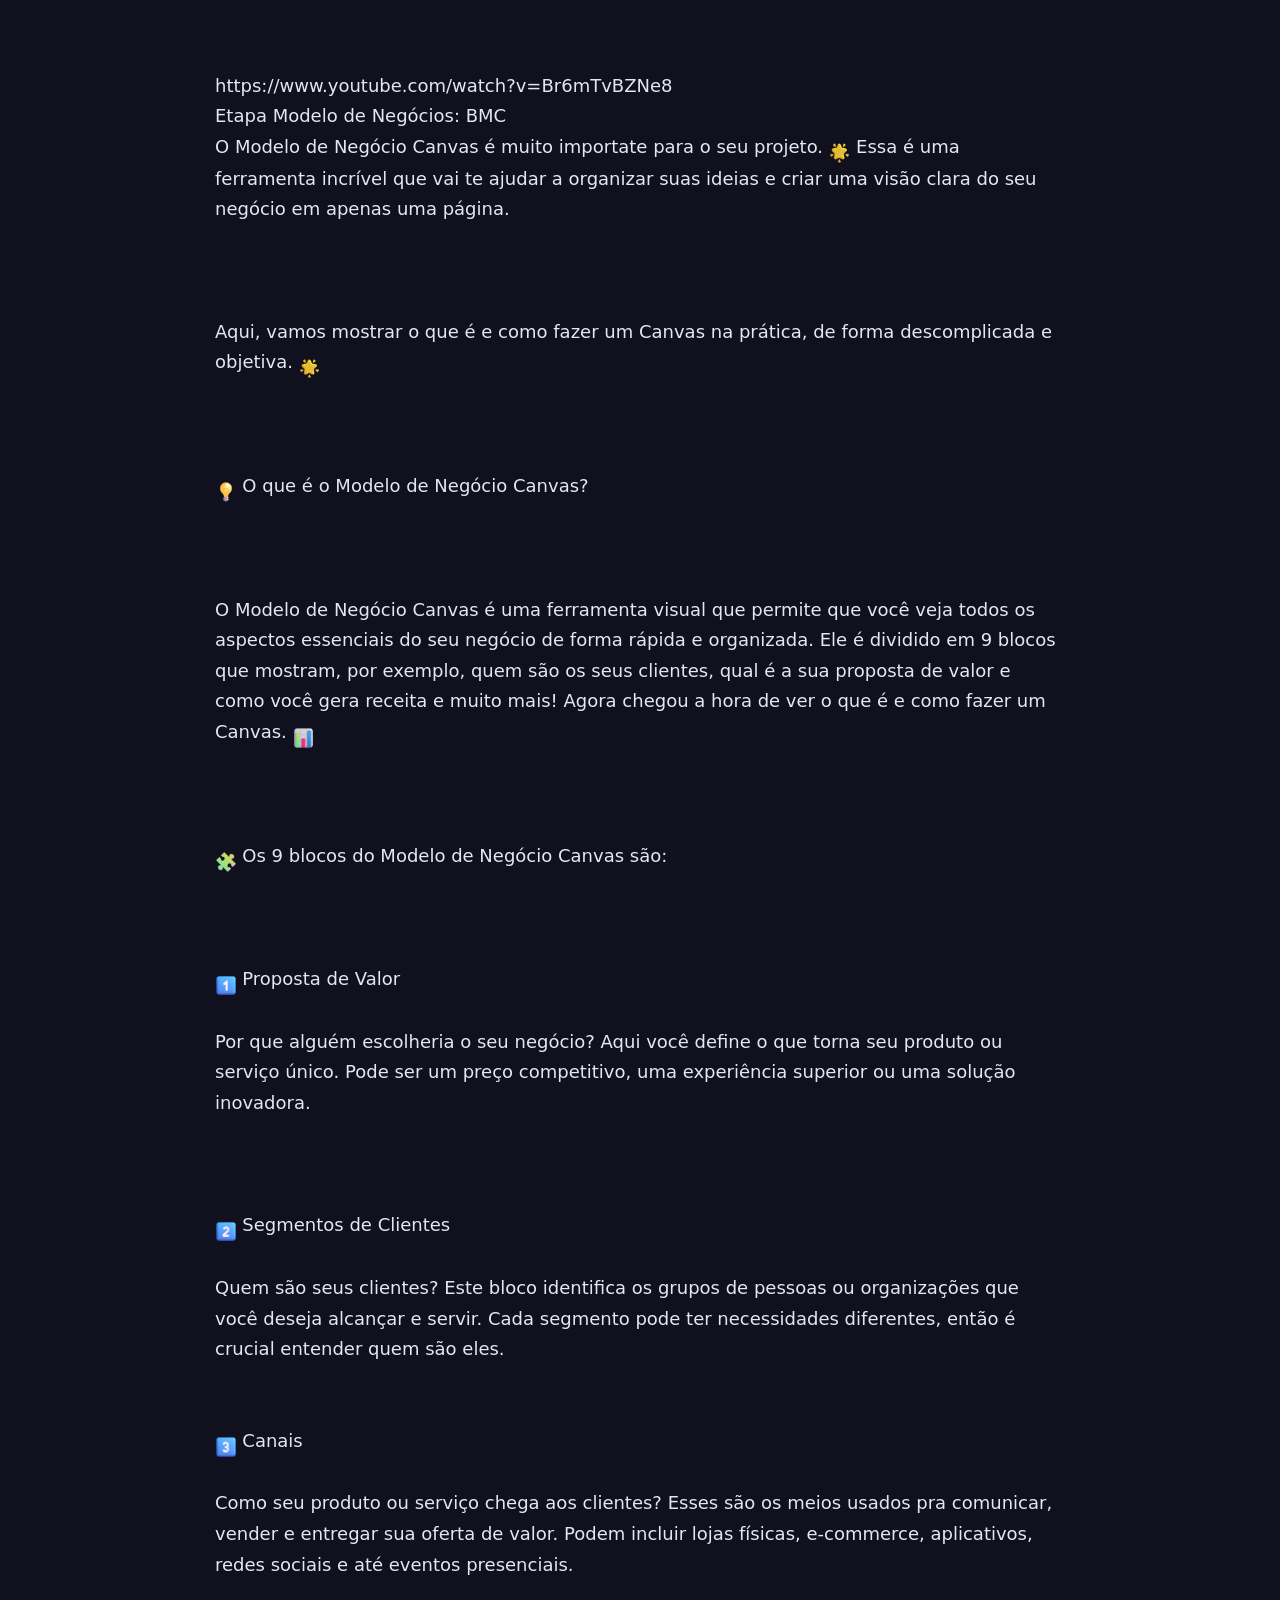
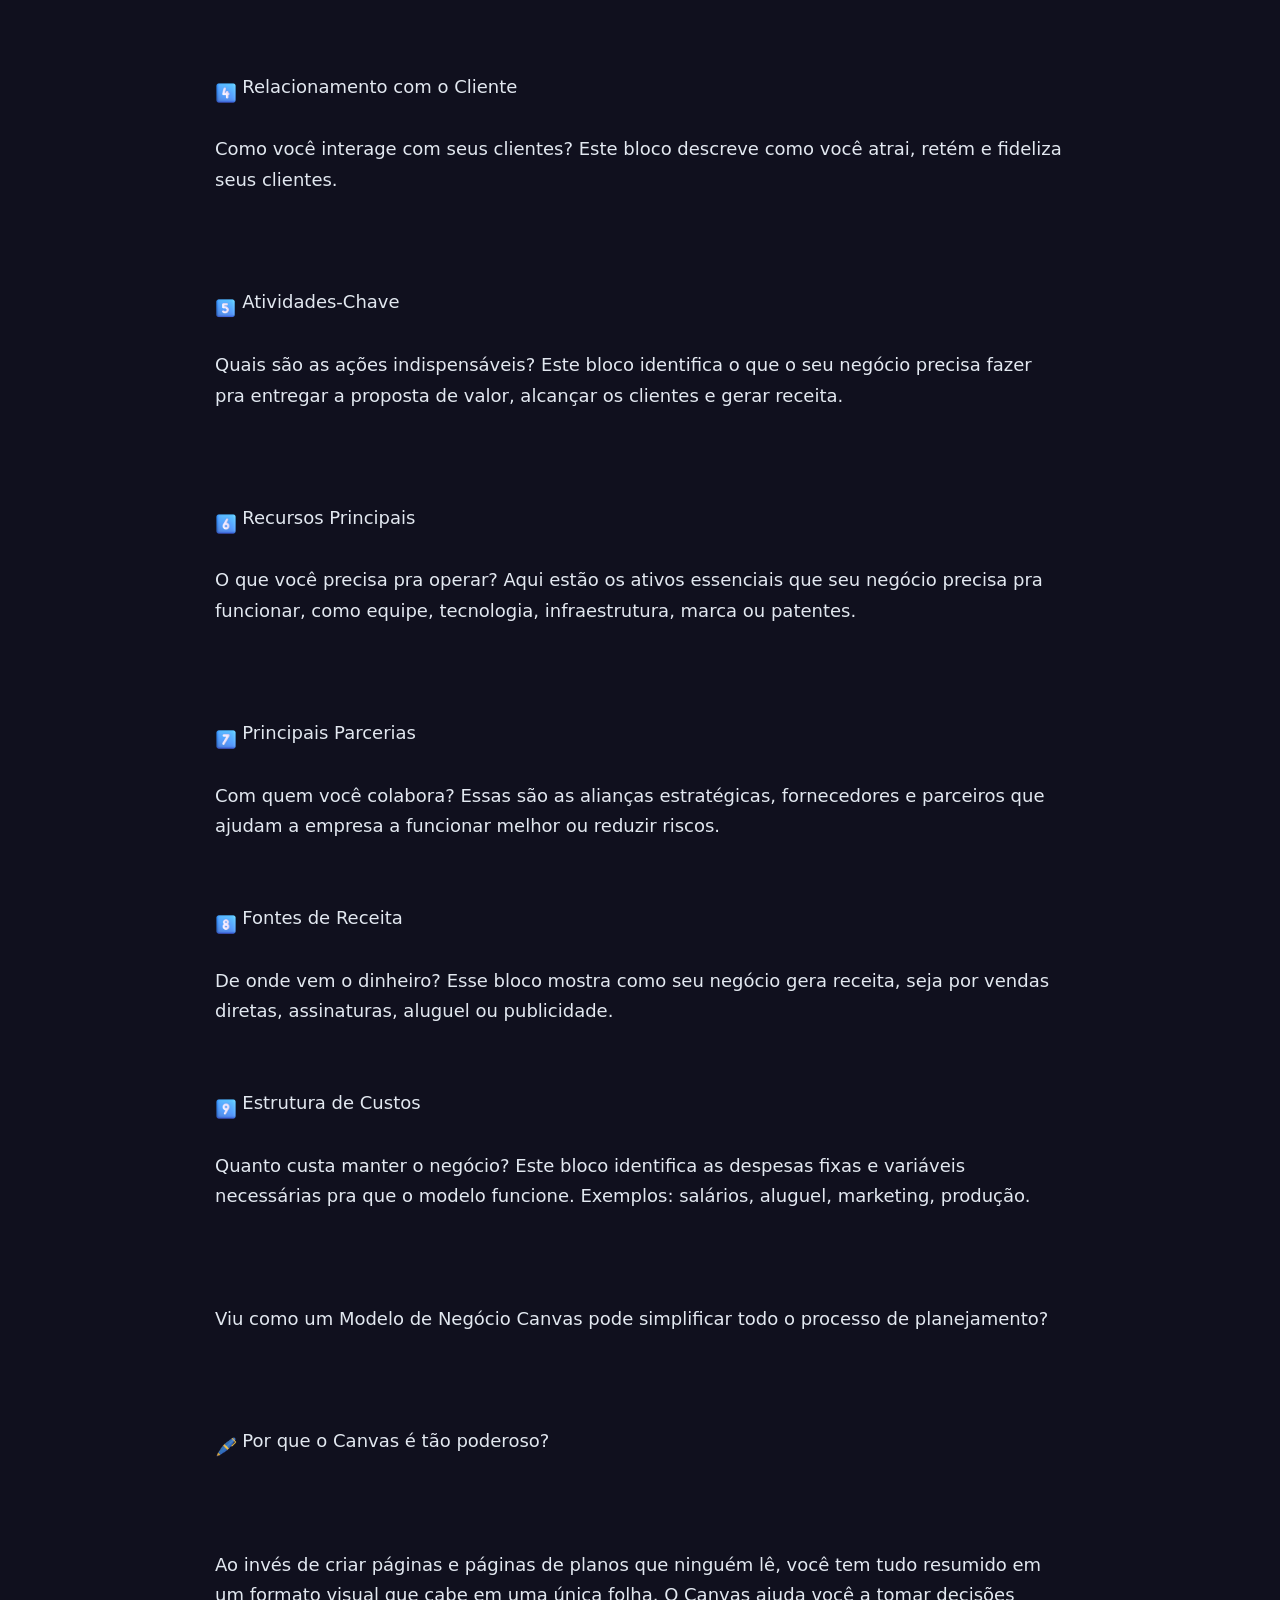
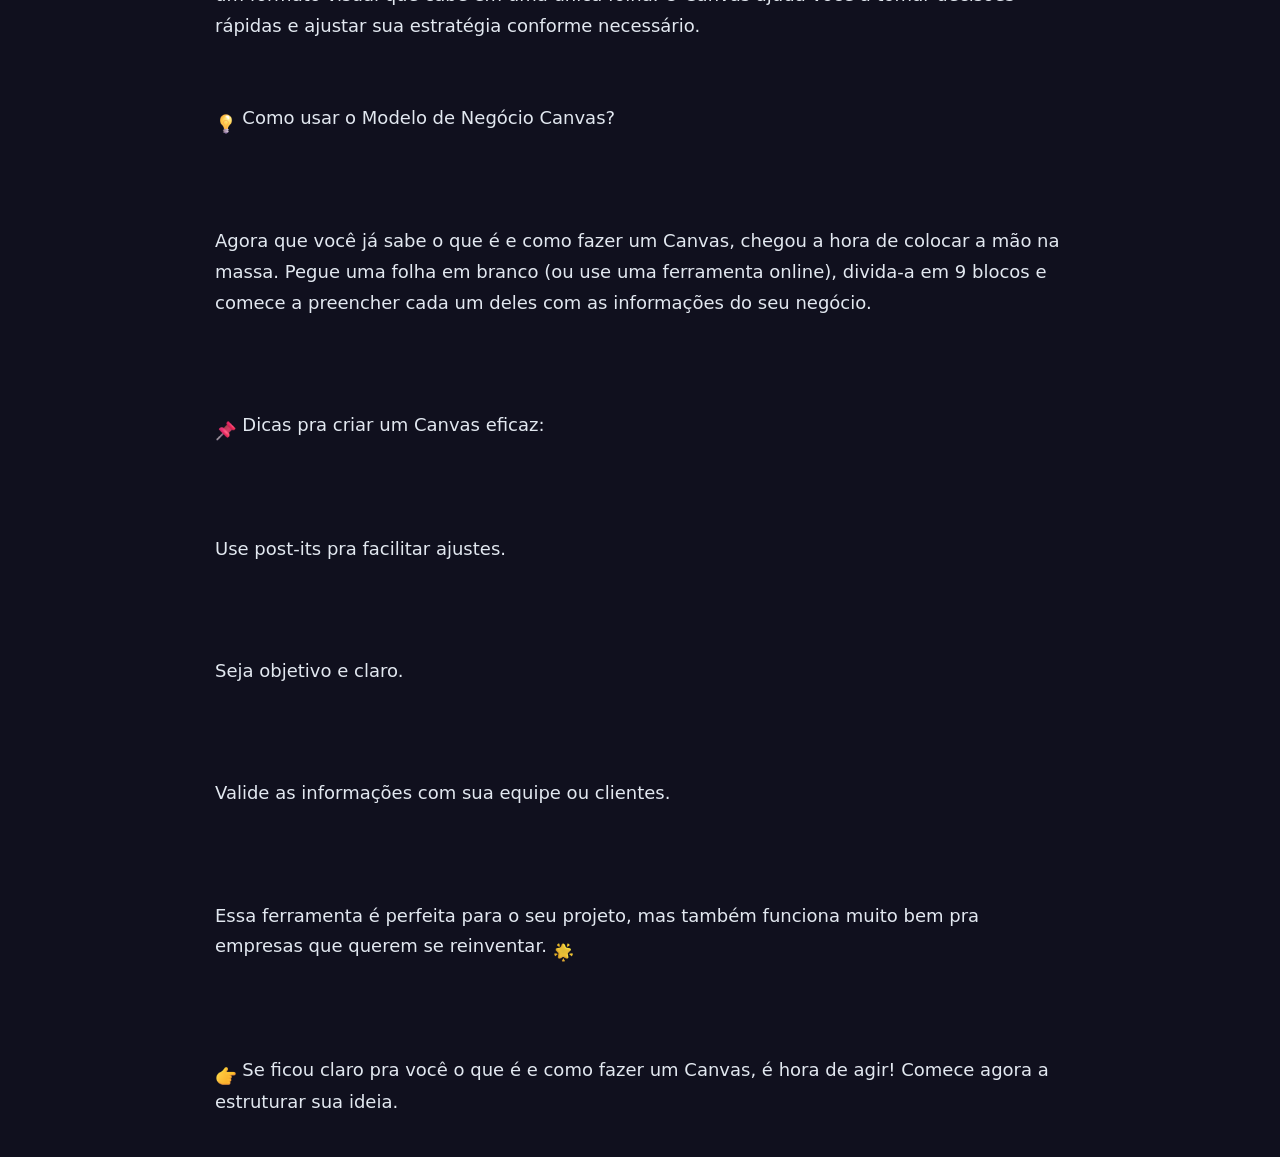
<file: docs_desafio/bmc.html>
<!doctype html>
<html lang="pt-BR"><head><meta charset="utf-8"><meta name="viewport" content="width=device-width, initial-scale=1"><title>Modelo de Negócios: BMC</title><link rel="stylesheet" href="../front_end/emoji-3d.css"><script defer src="../front_end/emoji-catalog.js"></script><script defer src="../front_end/emoji-3d.js"></script><style>body{max-width:850px;margin:40px auto;padding:0 24px;font:18px/1.7 system-ui;color:#e2e8f0;background:#10101e}article{white-space:pre-wrap}</style></head><body><article>
https://www.youtube.com/watch?v=Br6mTvBZNe8
Etapa Modelo de Negócios: BMC
O Modelo de Negócio Canvas é muito importate para o seu projeto. 🌟 Essa é uma ferramenta incrível que vai te ajudar a organizar suas ideias e criar uma visão clara do seu negócio em apenas uma página.



Aqui, vamos mostrar o que é e como fazer um Canvas na prática, de forma descomplicada e objetiva. 🌟



💡 O que é o Modelo de Negócio Canvas?



O Modelo de Negócio Canvas é uma ferramenta visual que permite que você veja todos os aspectos essenciais do seu negócio de forma rápida e organizada. Ele é dividido em 9 blocos que mostram, por exemplo, quem são os seus clientes, qual é a sua proposta de valor e como você gera receita e muito mais! Agora chegou a hora de ver o que é e como fazer um Canvas. 📊



🧩 Os 9 blocos do Modelo de Negócio Canvas são:



1️⃣ Proposta de Valor

Por que alguém escolheria o seu negócio? Aqui você define o que torna seu produto ou serviço único. Pode ser um preço competitivo, uma experiência superior ou uma solução inovadora.



2️⃣ Segmentos de Clientes

Quem são seus clientes? Este bloco identifica os grupos de pessoas ou organizações que você deseja alcançar e servir. Cada segmento pode ter necessidades diferentes, então é crucial entender quem são eles.


3️⃣ Canais

Como seu produto ou serviço chega aos clientes? Esses são os meios usados pra comunicar, vender e entregar sua oferta de valor. Podem incluir lojas físicas, e-commerce, aplicativos, redes sociais e até eventos presenciais.



4️⃣ Relacionamento com o Cliente

Como você interage com seus clientes? Este bloco descreve como você atrai, retém e fideliza seus clientes.



5️⃣ Atividades-Chave

Quais são as ações indispensáveis? Este bloco identifica o que o seu negócio precisa fazer pra entregar a proposta de valor, alcançar os clientes e gerar receita.



6️⃣ Recursos Principais

O que você precisa pra operar? Aqui estão os ativos essenciais que seu negócio precisa pra funcionar, como equipe, tecnologia, infraestrutura, marca ou patentes.



7️⃣ Principais Parcerias

Com quem você colabora? Essas são as alianças estratégicas, fornecedores e parceiros que ajudam a empresa a funcionar melhor ou reduzir riscos.


8️⃣ Fontes de Receita

De onde vem o dinheiro? Esse bloco mostra como seu negócio gera receita, seja por vendas diretas, assinaturas, aluguel ou publicidade.


9️⃣ Estrutura de Custos

Quanto custa manter o negócio? Este bloco identifica as despesas fixas e variáveis necessárias pra que o modelo funcione. Exemplos: salários, aluguel, marketing, produção.



Viu como um Modelo de Negócio Canvas pode simplificar todo o processo de planejamento?



🖊️ Por que o Canvas é tão poderoso?



Ao invés de criar páginas e páginas de planos que ninguém lê, você tem tudo resumido em um formato visual que cabe em uma única folha. O Canvas ajuda você a tomar decisões rápidas e ajustar sua estratégia conforme necessário.


💡 Como usar o Modelo de Negócio Canvas?



Agora que você já sabe o que é e como fazer um Canvas, chegou a hora de colocar a mão na massa. Pegue uma folha em branco (ou use uma ferramenta online), divida-a em 9 blocos e comece a preencher cada um deles com as informações do seu negócio.



📌 Dicas pra criar um Canvas eficaz:



Use post-its pra facilitar ajustes.



Seja objetivo e claro.



Valide as informações com sua equipe ou clientes.



Essa ferramenta é perfeita para o seu projeto, mas também funciona muito bem pra empresas que querem se reinventar. 🌟



👉 Se ficou claro pra você o que é e como fazer um Canvas, é hora de agir! Comece agora a estruturar sua ideia.</article></body></html>
</file>
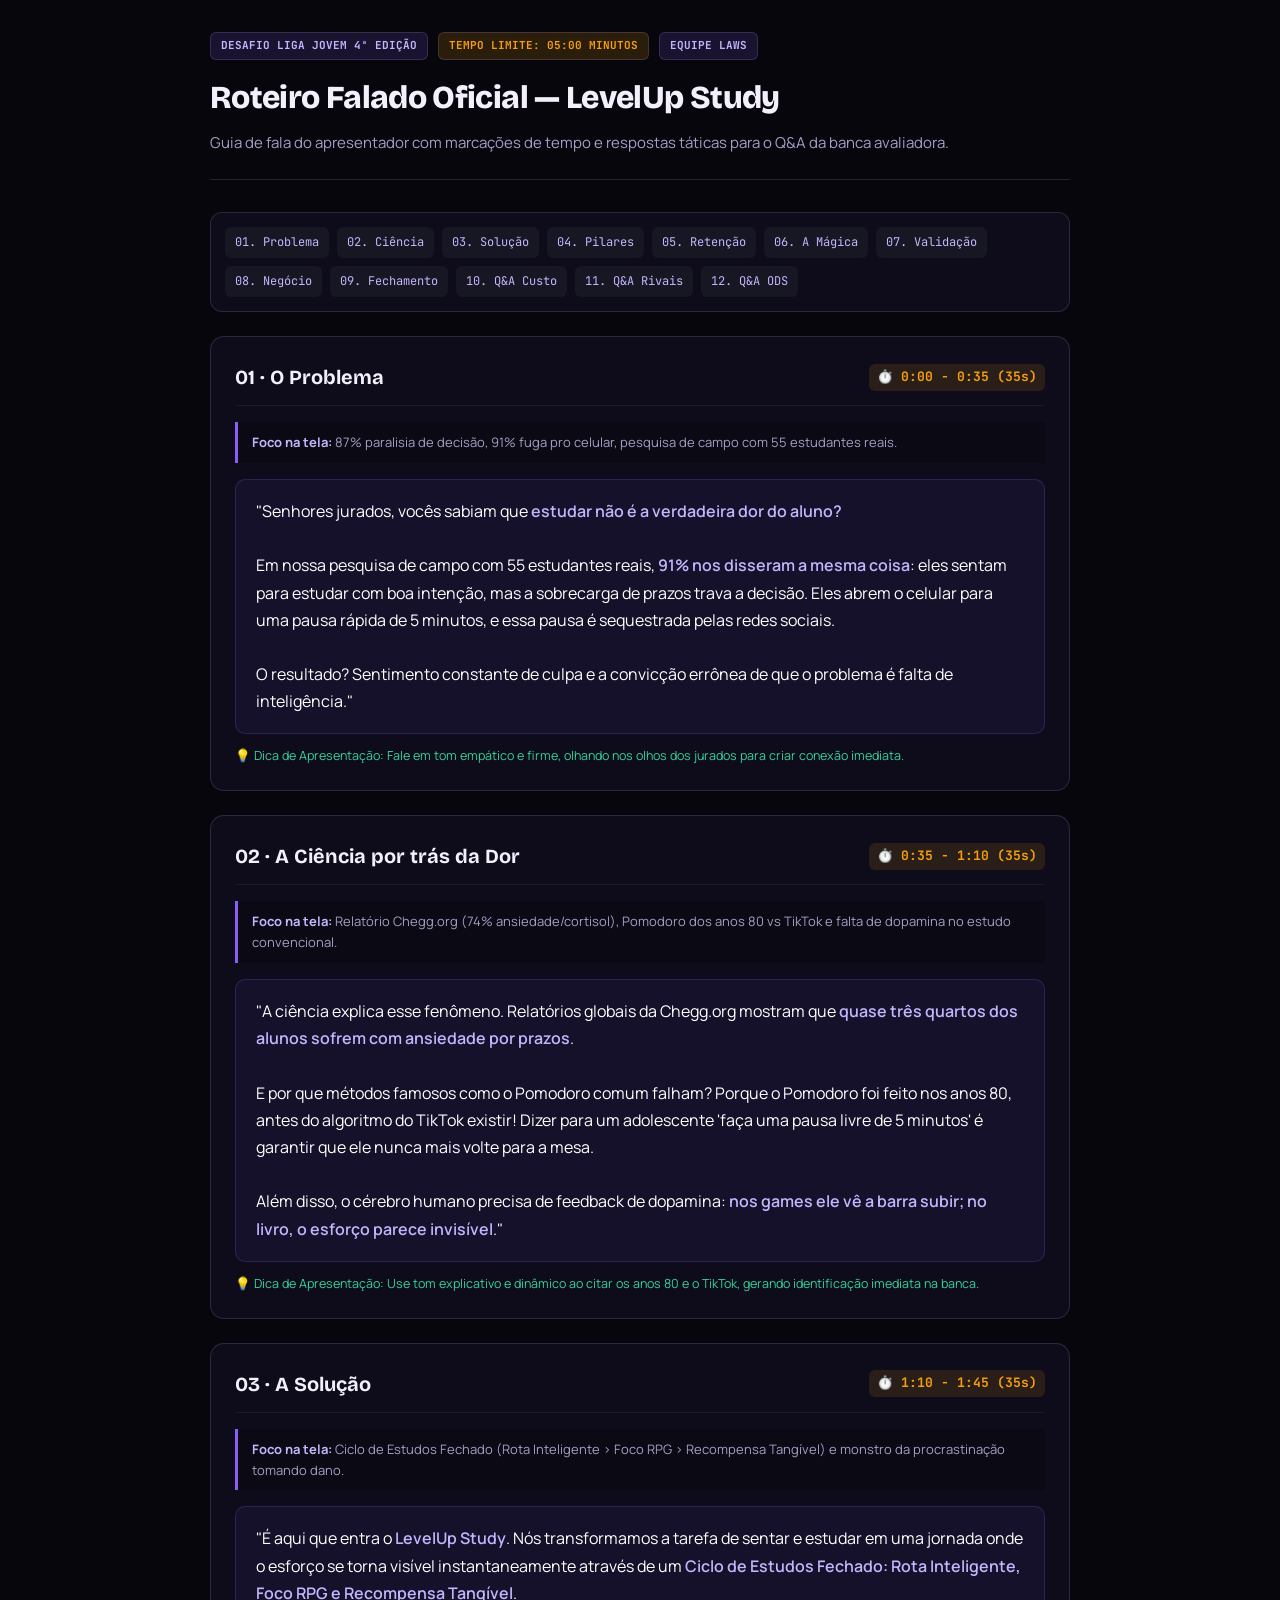
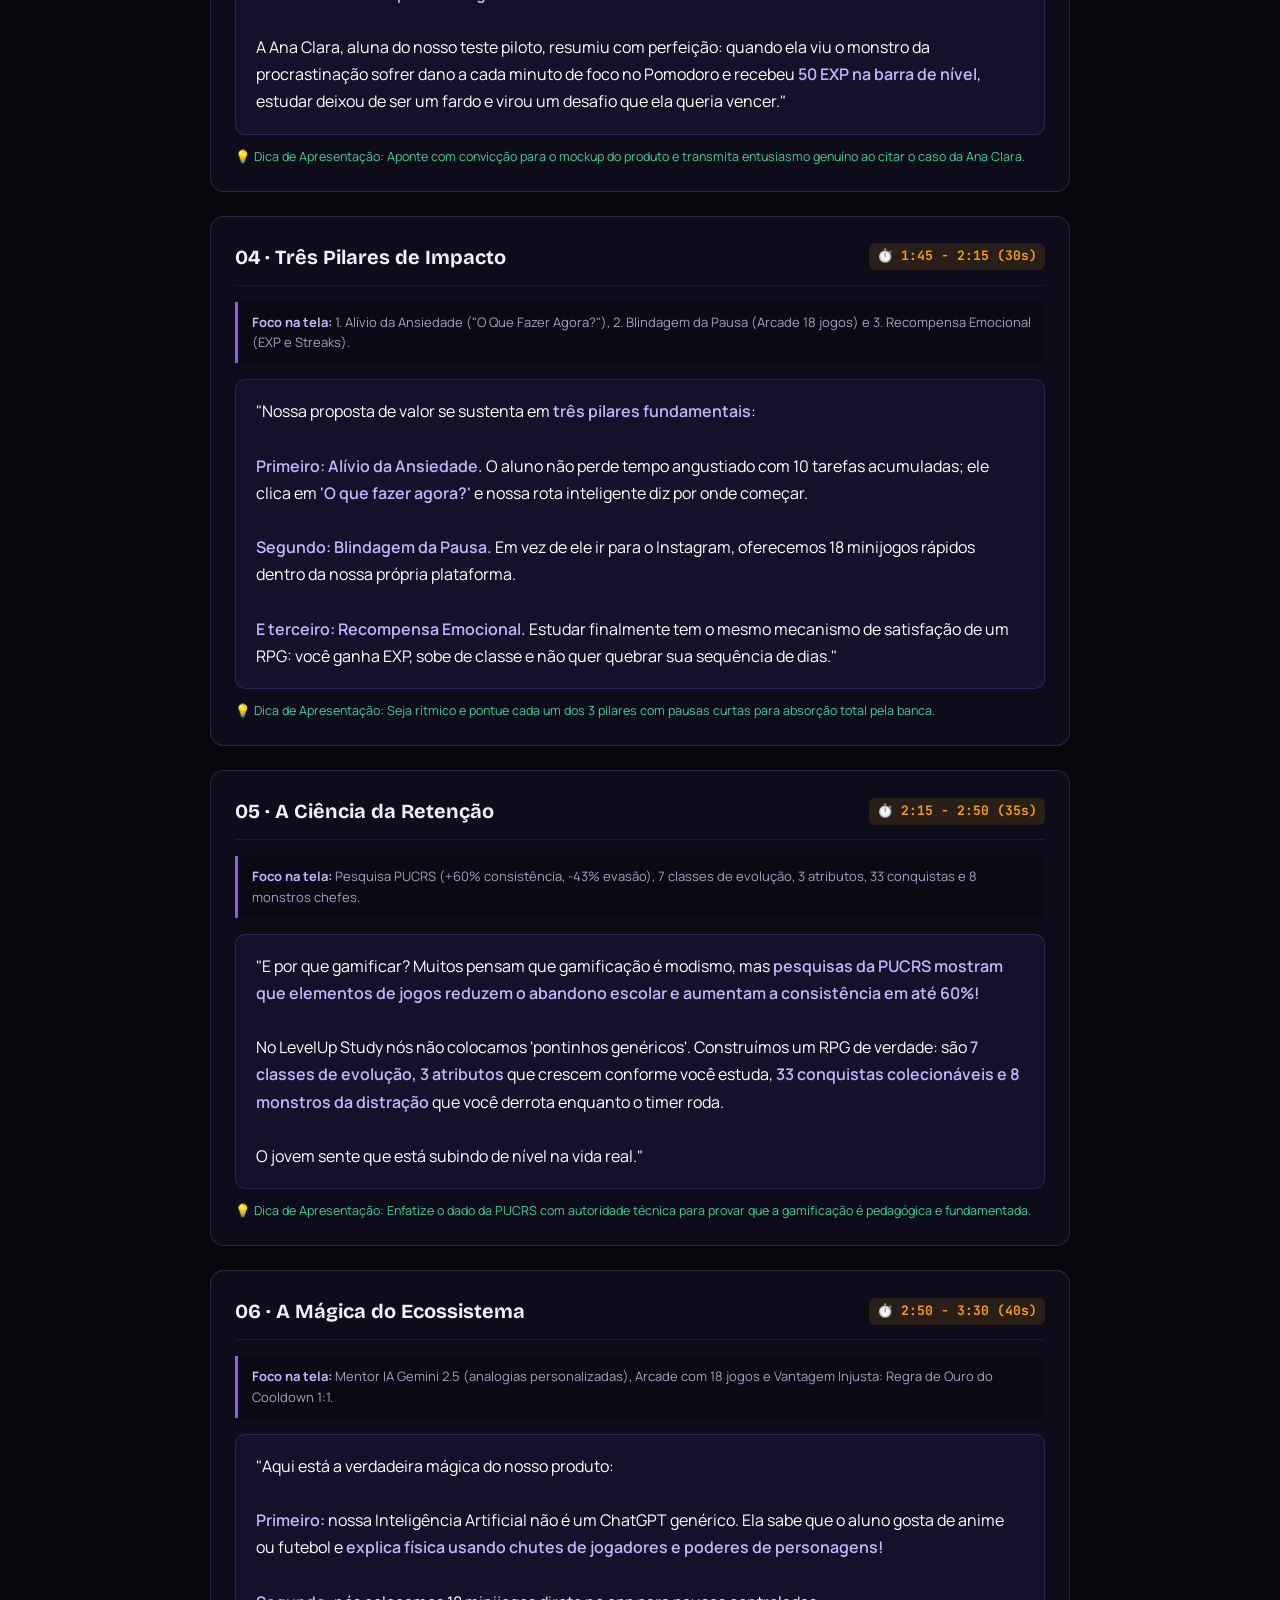
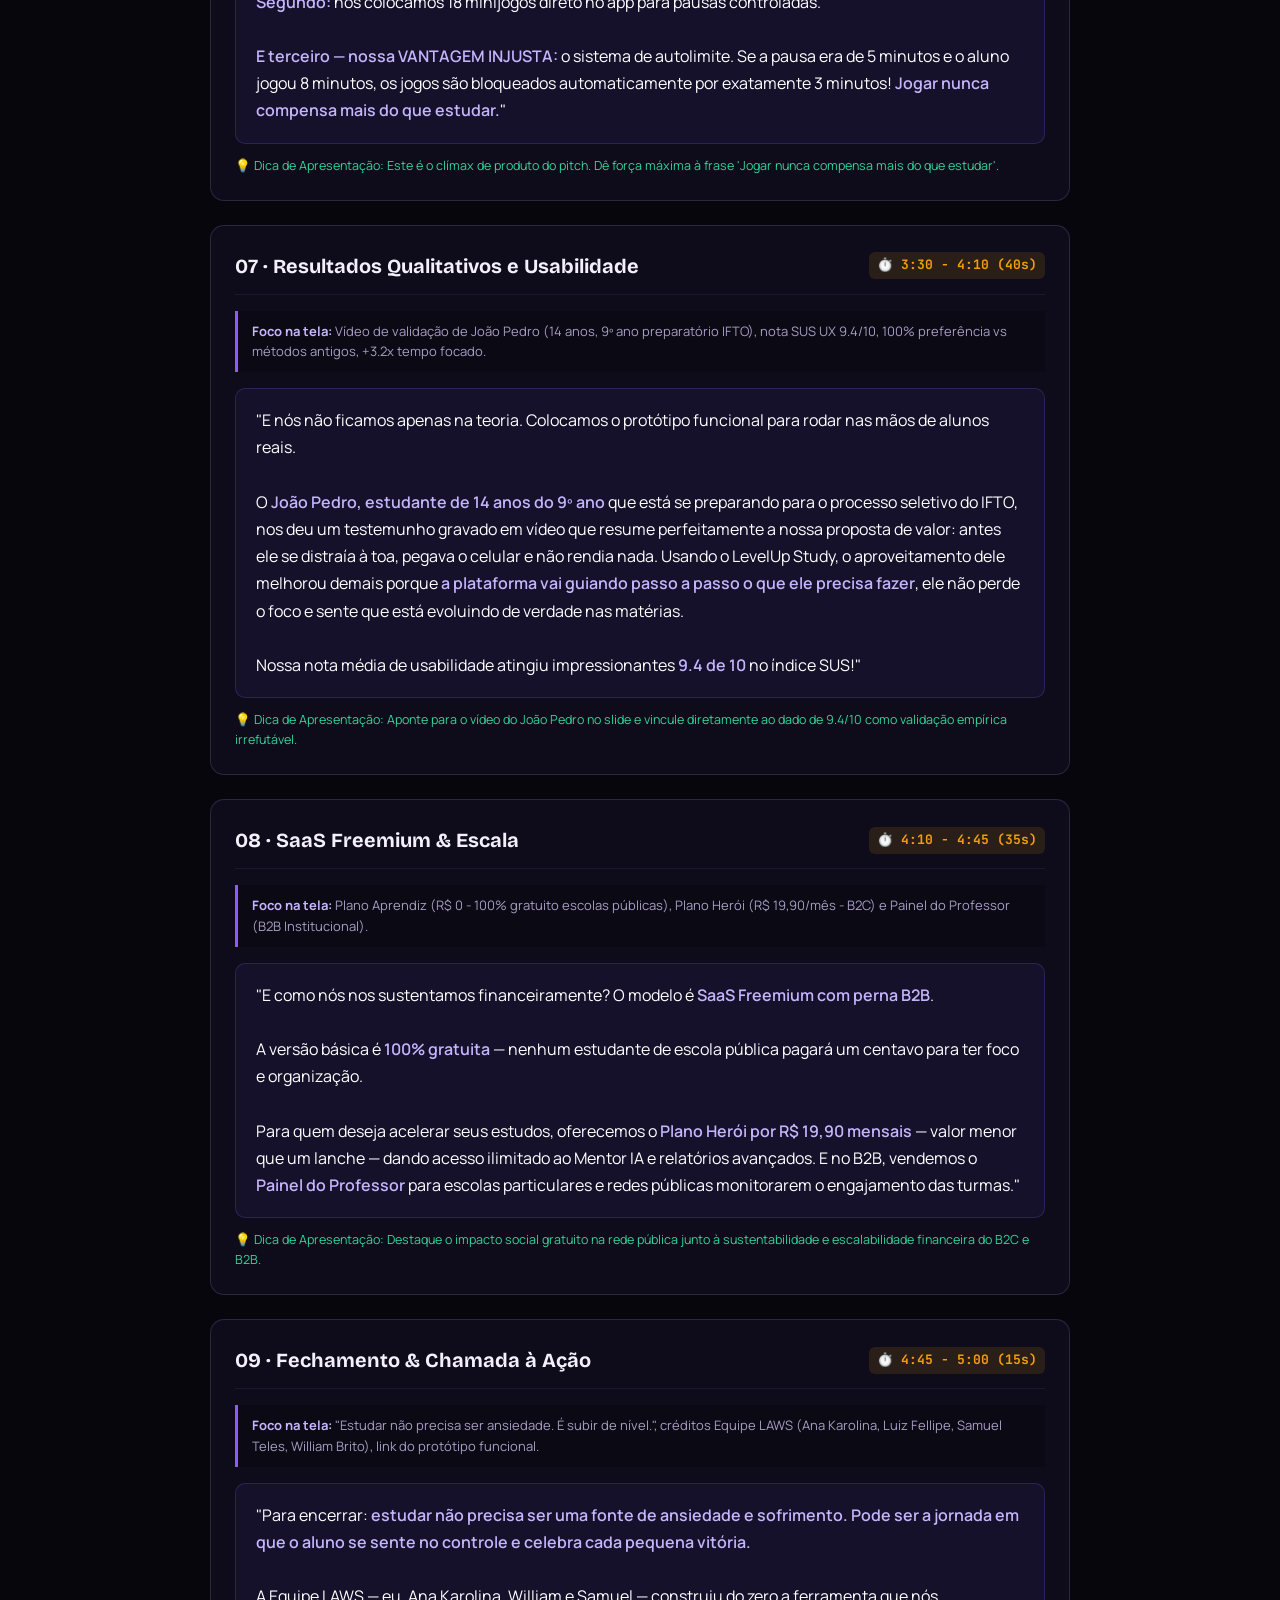
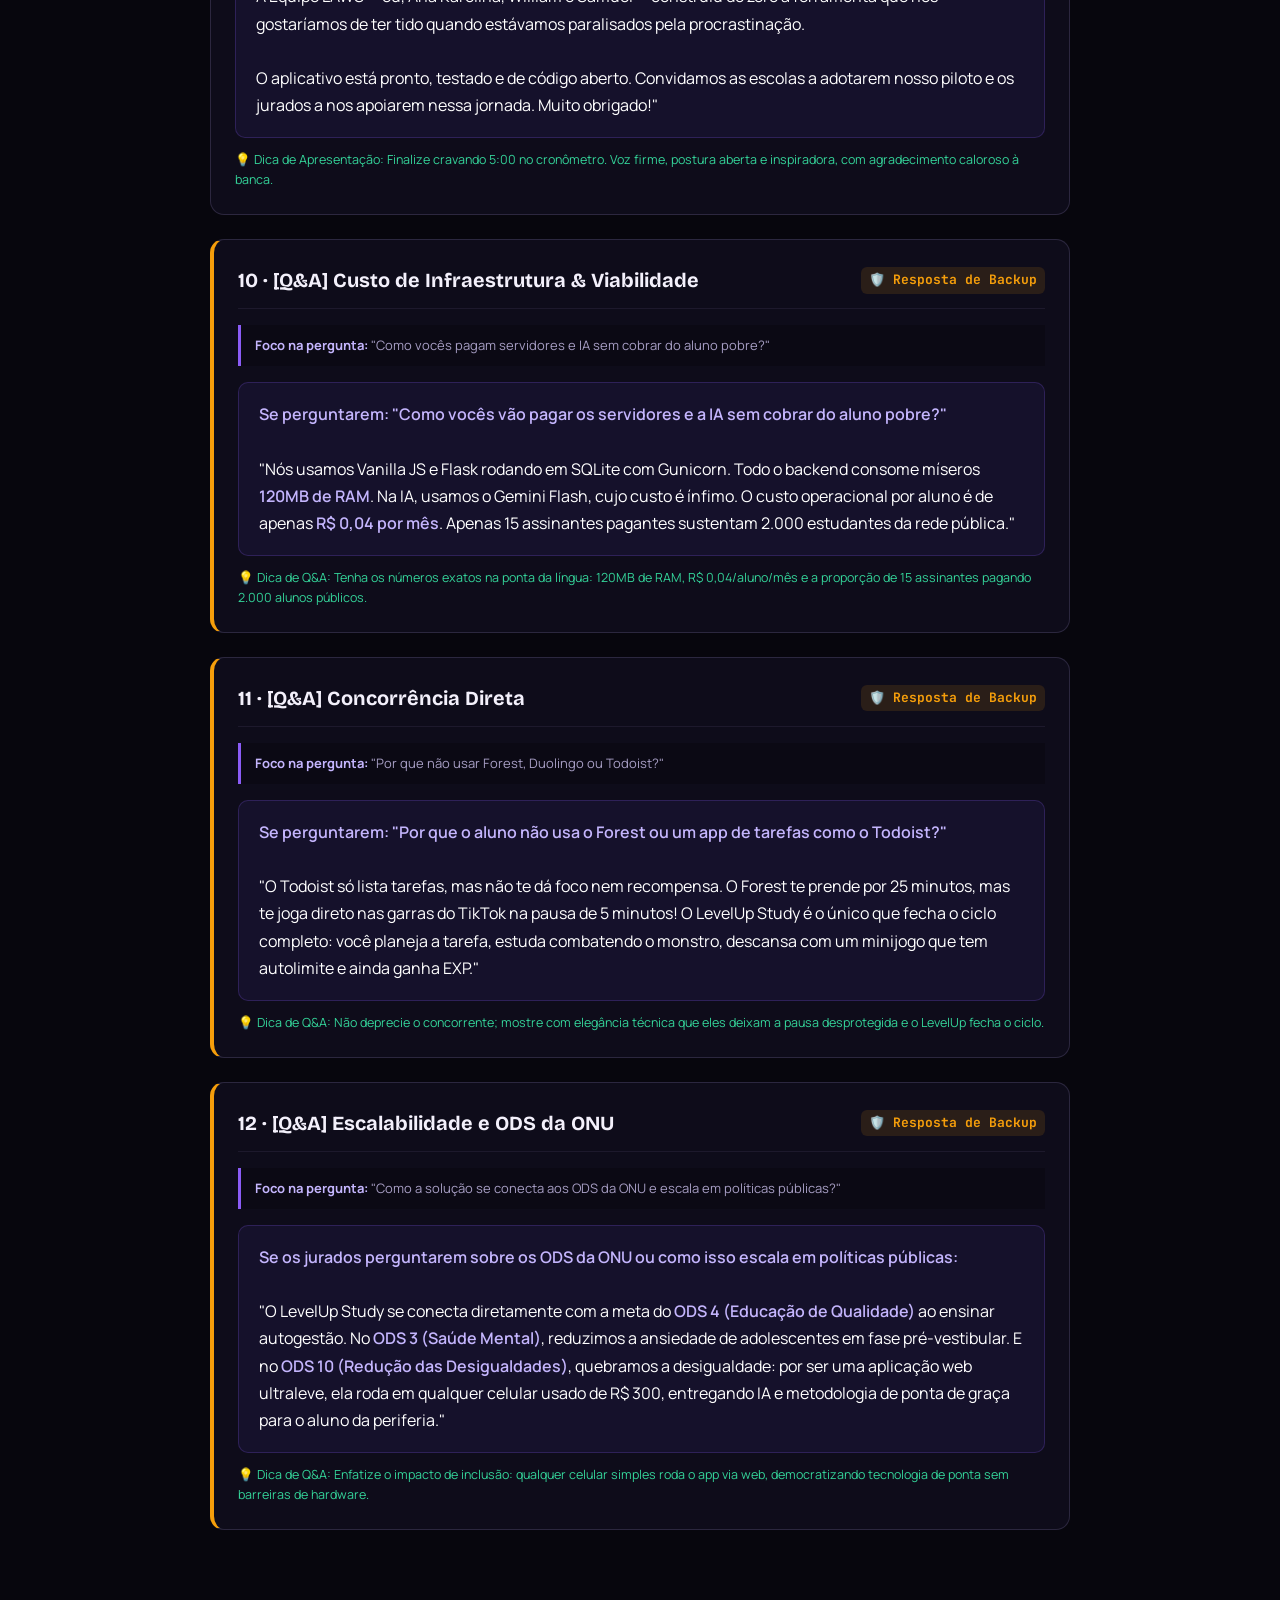
<file: slides/roteiro-pitch-5min.html>
<!DOCTYPE html>
<html lang="pt-BR">
<head>
<meta charset="utf-8">
<title>Roteiro Oficial de Pitch (5 Minutos) — LevelUp Study</title>
<meta name="viewport" content="width=device-width, initial-scale=1">
<link rel="preconnect" href="https://fonts.googleapis.com">
<link rel="preconnect" href="https://fonts.gstatic.com" crossorigin>
<link rel="stylesheet" href="https://fonts.googleapis.com/css2?family=Bricolage+Grotesque:wght@600;700;800&family=JetBrains+Mono:wght@500;700&family=Manrope:wght@400;500;600;700&display=swap">
<style>
:root {
  --bg: #07060D;
  --surface: #0E0C1A;
  --surface-alt: #15112B;
  --border: rgba(196, 181, 253, 0.16);
  --border-focus: rgba(139, 92, 246, 0.45);
  --text: #F3F0FB;
  --text-dim: #A79EC4;
  --text-muted: #7C7396;
  --arcane: #8B5CF6;
  --arcane-hi: #C4B5FD;
  --ember: #F59E0B;
  --vitae: #34D399;
  --crimson: #FB7185;
}
* { box-sizing: border-box; margin: 0; padding: 0; }
body {
  background: var(--bg);
  color: var(--text);
  font-family: 'Manrope', -apple-system, sans-serif;
  line-height: 1.6;
  padding: 32px 20px 80px;
}
.container {
  max-width: 860px;
  margin: 0 auto;
}
header {
  border-bottom: 1px solid var(--border);
  padding-bottom: 24px;
  margin-bottom: 32px;
}
.badge-row {
  display: flex;
  gap: 10px;
  flex-wrap: wrap;
  margin-bottom: 12px;
}
.badge {
  font-family: 'JetBrains Mono', monospace;
  font-size: 11px;
  font-weight: 700;
  text-transform: uppercase;
  padding: 4px 10px;
  border-radius: 6px;
  background: rgba(139, 92, 246, 0.15);
  color: var(--arcane-hi);
  border: 1px solid var(--border);
}
.badge.timer {
  background: rgba(245, 158, 11, 0.15);
  color: var(--ember);
}
h1 {
  font-family: 'Bricolage Grotesque', sans-serif;
  font-size: 32px;
  font-weight: 800;
  letter-spacing: -0.02em;
  margin-bottom: 8px;
}
.subtitle {
  color: var(--text-dim);
  font-size: 15px;
}
.quick-nav {
  display: flex;
  flex-wrap: wrap;
  gap: 8px;
  margin: 24px 0;
  padding: 14px;
  background: var(--surface);
  border: 1px solid var(--border);
  border-radius: 12px;
}
.quick-nav a {
  color: var(--arcane-hi);
  text-decoration: none;
  font-family: 'JetBrains Mono', monospace;
  font-size: 12px;
  padding: 6px 10px;
  border-radius: 6px;
  background: rgba(255, 255, 255, 0.04);
  transition: all 0.15s;
}
.quick-nav a:hover {
  background: var(--arcane);
  color: #fff;
}
.card {
  background: var(--surface);
  border: 1px solid var(--border);
  border-radius: 14px;
  padding: 24px;
  margin-bottom: 24px;
  transition: border-color 0.2s;
}
.card:hover {
  border-color: var(--border-focus);
}
.card-header {
  display: flex;
  justify-content: space-between;
  align-items: center;
  flex-wrap: wrap;
  gap: 12px;
  margin-bottom: 16px;
  padding-bottom: 12px;
  border-bottom: 1px solid rgba(196, 181, 253, 0.08);
}
.card-title {
  font-family: 'Bricolage Grotesque', sans-serif;
  font-size: 20px;
  font-weight: 700;
  color: var(--text);
  display: flex;
  align-items: center;
  gap: 10px;
}
.card-time {
  font-family: 'JetBrains Mono', monospace;
  font-size: 13px;
  font-weight: 700;
  color: var(--ember);
  background: rgba(245, 158, 11, 0.12);
  padding: 3px 8px;
  border-radius: 6px;
}
.context-box {
  background: rgba(0, 0, 0, 0.25);
  border-left: 3px solid var(--arcane);
  padding: 10px 14px;
  margin-bottom: 16px;
  font-size: 13px;
  color: var(--text-dim);
}
.context-box strong { color: var(--arcane-hi); }
.speech-bubble {
  background: var(--surface-alt);
  border: 1px solid rgba(139, 92, 246, 0.22);
  border-radius: 10px;
  padding: 18px 20px;
  font-size: 16px;
  line-height: 1.7;
  color: #ffffff;
}
.speech-bubble strong {
  color: var(--arcane-hi);
  font-weight: 600;
}
.speech-bubble mark {
  background: rgba(245, 158, 11, 0.25);
  color: #fef3c7;
  padding: 0 4px;
  border-radius: 3px;
}
.tip-box {
  margin-top: 12px;
  font-size: 12.5px;
  color: var(--vitae);
  display: flex;
  align-items: center;
  gap: 6px;
}
.qa-card {
  border-left: 4px solid var(--ember);
}
@media print {
  body { background: var(--bg) !important; color: var(--text) !important; -webkit-print-color-adjust: exact !important; print-color-adjust: exact !important; }
  .card { background: var(--surface) !important; border: 1px solid var(--border) !important; page-break-inside: avoid; }
  .speech-bubble { background: var(--surface-alt) !important; color: #ffffff !important; border-color: rgba(139, 92, 246, 0.22) !important; }
  .quick-nav { display: none !important; }
}
</style>
</head>
<body>

<div class="container">
  <header>
    <div class="badge-row">
      <span class="badge">Desafio Liga Jovem 4ª Edição</span>
      <span class="badge timer">Tempo Limite: 05:00 Minutos</span>
      <span class="badge">Equipe LAWS</span>
    </div>
    <h1>Roteiro Falado Oficial — LevelUp Study</h1>
    <p class="subtitle">Guia de fala do apresentador com marcações de tempo e respostas táticas para o Q&A da banca avaliadora.</p>
  </header>

  <nav class="quick-nav">
    <a href="#s1">01. Problema</a>
    <a href="#s2">02. Ciência</a>
    <a href="#s3">03. Solução</a>
    <a href="#s4">04. Pilares</a>
    <a href="#s5">05. Retenção</a>
    <a href="#s6">06. A Mágica</a>
    <a href="#s7">07. Validação</a>
    <a href="#s8">08. Negócio</a>
    <a href="#s9">09. Fechamento</a>
    <a href="#qa10">10. Q&A Custo</a>
    <a href="#qa11">11. Q&A Rivais</a>
    <a href="#qa12">12. Q&A ODS</a>
  </nav>

  <!-- SLIDE 1 -->
  <article class="card" id="s1">
    <div class="card-header">
      <div class="card-title">01 · O Problema</div>
      <div class="card-time">⏱️ 0:00 - 0:35 (35s)</div>
    </div>
    <div class="context-box">
      <strong>Foco na tela:</strong> 87% paralisia de decisão, 91% fuga pro celular, pesquisa de campo com 55 estudantes reais.
    </div>
    <div class="speech-bubble">
      "Senhores jurados, vocês sabiam que <strong>estudar não é a verdadeira dor do aluno?</strong><br><br>
      Em nossa pesquisa de campo com 55 estudantes reais, <strong>91% nos disseram a mesma coisa</strong>: eles sentam para estudar com boa intenção, mas a sobrecarga de prazos trava a decisão. Eles abrem o celular para uma pausa rápida de 5 minutos, e essa pausa é sequestrada pelas redes sociais.<br><br>
      O resultado? Sentimento constante de culpa e a convicção errônea de que o problema é falta de inteligência."
    </div>
    <div class="tip-box">💡 Dica de Apresentação: Fale em tom empático e firme, olhando nos olhos dos jurados para criar conexão imediata.</div>
  </article>

  <!-- SLIDE 2 -->
  <article class="card" id="s2">
    <div class="card-header">
      <div class="card-title">02 · A Ciência por trás da Dor</div>
      <div class="card-time">⏱️ 0:35 - 1:10 (35s)</div>
    </div>
    <div class="context-box">
      <strong>Foco na tela:</strong> Relatório Chegg.org (74% ansiedade/cortisol), Pomodoro dos anos 80 vs TikTok e falta de dopamina no estudo convencional.
    </div>
    <div class="speech-bubble">
      "A ciência explica esse fenômeno. Relatórios globais da Chegg.org mostram que <strong>quase três quartos dos alunos sofrem com ansiedade por prazos</strong>.<br><br>
      E por que métodos famosos como o Pomodoro comum falham? Porque o Pomodoro foi feito nos anos 80, antes do algoritmo do TikTok existir! Dizer para um adolescente 'faça uma pausa livre de 5 minutos' é garantir que ele nunca mais volte para a mesa.<br><br>
      Além disso, o cérebro humano precisa de feedback de dopamina: <strong>nos games ele vê a barra subir; no livro, o esforço parece invisível</strong>."
    </div>
    <div class="tip-box">💡 Dica de Apresentação: Use tom explicativo e dinâmico ao citar os anos 80 e o TikTok, gerando identificação imediata na banca.</div>
  </article>

  <!-- SLIDE 3 -->
  <article class="card" id="s3">
    <div class="card-header">
      <div class="card-title">03 · A Solução</div>
      <div class="card-time">⏱️ 1:10 - 1:45 (35s)</div>
    </div>
    <div class="context-box">
      <strong>Foco na tela:</strong> Ciclo de Estudos Fechado (Rota Inteligente > Foco RPG > Recompensa Tangível) e monstro da procrastinação tomando dano.
    </div>
    <div class="speech-bubble">
      "É aqui que entra o <strong>LevelUp Study</strong>. Nós transformamos a tarefa de sentar e estudar em uma jornada onde o esforço se torna visível instantaneamente através de um <strong>Ciclo de Estudos Fechado: Rota Inteligente, Foco RPG e Recompensa Tangível</strong>.<br><br>
      A Ana Clara, aluna do nosso teste piloto, resumiu com perfeição: quando ela viu o monstro da procrastinação sofrer dano a cada minuto de foco no Pomodoro e recebeu <strong>50 EXP na barra de nível</strong>, estudar deixou de ser um fardo e virou um desafio que ela queria vencer."
    </div>
    <div class="tip-box">💡 Dica de Apresentação: Aponte com convicção para o mockup do produto e transmita entusiasmo genuíno ao citar o caso da Ana Clara.</div>
  </article>

  <!-- SLIDE 4 -->
  <article class="card" id="s4">
    <div class="card-header">
      <div class="card-title">04 · Três Pilares de Impacto</div>
      <div class="card-time">⏱️ 1:45 - 2:15 (30s)</div>
    </div>
    <div class="context-box">
      <strong>Foco na tela:</strong> 1. Alívio da Ansiedade ("O Que Fazer Agora?"), 2. Blindagem da Pausa (Arcade 18 jogos) e 3. Recompensa Emocional (EXP e Streaks).
    </div>
    <div class="speech-bubble">
      "Nossa proposta de valor se sustenta em <strong>três pilares fundamentais</strong>:<br><br>
      <strong>Primeiro: Alívio da Ansiedade.</strong> O aluno não perde tempo angustiado com 10 tarefas acumuladas; ele clica em <strong>'O que fazer agora?'</strong> e nossa rota inteligente diz por onde começar.<br><br>
      <strong>Segundo: Blindagem da Pausa.</strong> Em vez de ele ir para o Instagram, oferecemos 18 minijogos rápidos dentro da nossa própria plataforma.<br><br>
      <strong>E terceiro: Recompensa Emocional.</strong> Estudar finalmente tem o mesmo mecanismo de satisfação de um RPG: você ganha EXP, sobe de classe e não quer quebrar sua sequência de dias."
    </div>
    <div class="tip-box">💡 Dica de Apresentação: Seja rítmico e pontue cada um dos 3 pilares com pausas curtas para absorção total pela banca.</div>
  </article>

  <!-- SLIDE 5 -->
  <article class="card" id="s5">
    <div class="card-header">
      <div class="card-title">05 · A Ciência da Retenção</div>
      <div class="card-time">⏱️ 2:15 - 2:50 (35s)</div>
    </div>
    <div class="context-box">
      <strong>Foco na tela:</strong> Pesquisa PUCRS (+60% consistência, -43% evasão), 7 classes de evolução, 3 atributos, 33 conquistas e 8 monstros chefes.
    </div>
    <div class="speech-bubble">
      "E por que gamificar? Muitos pensam que gamificação é modismo, mas <strong>pesquisas da PUCRS mostram que elementos de jogos reduzem o abandono escolar e aumentam a consistência em até 60%!</strong><br><br>
      No LevelUp Study nós não colocamos 'pontinhos genéricos'. Construímos um RPG de verdade: são <strong>7 classes de evolução, 3 atributos</strong> que crescem conforme você estuda, <strong>33 conquistas colecionáveis e 8 monstros da distração</strong> que você derrota enquanto o timer roda.<br><br>
      O jovem sente que está subindo de nível na vida real."
    </div>
    <div class="tip-box">💡 Dica de Apresentação: Enfatize o dado da PUCRS com autoridade técnica para provar que a gamificação é pedagógica e fundamentada.</div>
  </article>

  <!-- SLIDE 6 -->
  <article class="card" id="s6">
    <div class="card-header">
      <div class="card-title">06 · A Mágica do Ecossistema</div>
      <div class="card-time">⏱️ 2:50 - 3:30 (40s)</div>
    </div>
    <div class="context-box">
      <strong>Foco na tela:</strong> Mentor IA Gemini 2.5 (analogias personalizadas), Arcade com 18 jogos e Vantagem Injusta: Regra de Ouro do Cooldown 1:1.
    </div>
    <div class="speech-bubble">
      "Aqui está a verdadeira mágica do nosso produto:<br><br>
      <strong>Primeiro:</strong> nossa Inteligência Artificial não é um ChatGPT genérico. Ela sabe que o aluno gosta de anime ou futebol e <strong>explica física usando chutes de jogadores e poderes de personagens!</strong><br><br>
      <strong>Segundo:</strong> nós colocamos 18 minijogos direto no app para pausas controladas.<br><br>
      <strong>E terceiro — nossa VANTAGEM INJUSTA:</strong> o sistema de autolimite. Se a pausa era de 5 minutos e o aluno jogou 8 minutos, os jogos são bloqueados automaticamente por exatamente 3 minutos! <strong>Jogar nunca compensa mais do que estudar.</strong>"
    </div>
    <div class="tip-box">💡 Dica de Apresentação: Este é o clímax de produto do pitch. Dê força máxima à frase 'Jogar nunca compensa mais do que estudar'.</div>
  </article>

  <!-- SLIDE 7 -->
  <article class="card" id="s7">
    <div class="card-header">
      <div class="card-title">07 · Resultados Qualitativos e Usabilidade</div>
      <div class="card-time">⏱️ 3:30 - 4:10 (40s)</div>
    </div>
    <div class="context-box">
      <strong>Foco na tela:</strong> Vídeo de validação de João Pedro (14 anos, 9º ano preparatório IFTO), nota SUS UX 9.4/10, 100% preferência vs métodos antigos, +3.2x tempo focado.
    </div>
    <div class="speech-bubble">
      "E nós não ficamos apenas na teoria. Colocamos o protótipo funcional para rodar nas mãos de alunos reais.<br><br>
      O <strong>João Pedro, estudante de 14 anos do 9º ano</strong> que está se preparando para o processo seletivo do IFTO, nos deu um testemunho gravado em vídeo que resume perfeitamente a nossa proposta de valor: antes ele se distraía à toa, pegava o celular e não rendia nada. Usando o LevelUp Study, o aproveitamento dele melhorou demais porque <strong>a plataforma vai guiando passo a passo o que ele precisa fazer</strong>, ele não perde o foco e sente que está evoluindo de verdade nas matérias.<br><br>
      Nossa nota média de usabilidade atingiu impressionantes <strong>9.4 de 10</strong> no índice SUS!"
    </div>
    <div class="tip-box">💡 Dica de Apresentação: Aponte para o vídeo do João Pedro no slide e vincule diretamente ao dado de 9.4/10 como validação empírica irrefutável.</div>
  </article>

  <!-- SLIDE 8 -->
  <article class="card" id="s8">
    <div class="card-header">
      <div class="card-title">08 · SaaS Freemium & Escala</div>
      <div class="card-time">⏱️ 4:10 - 4:45 (35s)</div>
    </div>
    <div class="context-box">
      <strong>Foco na tela:</strong> Plano Aprendiz (R$ 0 - 100% gratuito escolas públicas), Plano Herói (R$ 19,90/mês - B2C) e Painel do Professor (B2B Institucional).
    </div>
    <div class="speech-bubble">
      "E como nós nos sustentamos financeiramente? O modelo é <strong>SaaS Freemium com perna B2B</strong>.<br><br>
      A versão básica é <strong>100% gratuita</strong> — nenhum estudante de escola pública pagará um centavo para ter foco e organização.<br><br>
      Para quem deseja acelerar seus estudos, oferecemos o <strong>Plano Herói por R$ 19,90 mensais</strong> — valor menor que um lanche — dando acesso ilimitado ao Mentor IA e relatórios avançados. E no B2B, vendemos o <strong>Painel do Professor</strong> para escolas particulares e redes públicas monitorarem o engajamento das turmas."
    </div>
    <div class="tip-box">💡 Dica de Apresentação: Destaque o impacto social gratuito na rede pública junto à sustentabilidade e escalabilidade financeira do B2C e B2B.</div>
  </article>

  <!-- SLIDE 9 -->
  <article class="card" id="s9">
    <div class="card-header">
      <div class="card-title">09 · Fechamento & Chamada à Ação</div>
      <div class="card-time">⏱️ 4:45 - 5:00 (15s)</div>
    </div>
    <div class="context-box">
      <strong>Foco na tela:</strong> "Estudar não precisa ser ansiedade. É subir de nível.", créditos Equipe LAWS (Ana Karolina, Luiz Fellipe, Samuel Teles, William Brito), link do protótipo funcional.
    </div>
    <div class="speech-bubble">
      "Para encerrar: <strong>estudar não precisa ser uma fonte de ansiedade e sofrimento. Pode ser a jornada em que o aluno se sente no controle e celebra cada pequena vitória.</strong><br><br>
      A Equipe LAWS — eu, Ana Karolina, William e Samuel — construiu do zero a ferramenta que nós gostaríamos de ter tido quando estávamos paralisados pela procrastinação.<br><br>
      O aplicativo está pronto, testado e de código aberto. Convidamos as escolas a adotarem nosso piloto e os jurados a nos apoiarem nessa jornada. Muito obrigado!"
    </div>
    <div class="tip-box">💡 Dica de Apresentação: Finalize cravando 5:00 no cronômetro. Voz firme, postura aberta e inspiradora, com agradecimento caloroso à banca.</div>
  </article>

  <!-- Q&A 10 -->
  <article class="card qa-card" id="qa10">
    <div class="card-header">
      <div class="card-title">10 · [Q&A] Custo de Infraestrutura & Viabilidade</div>
      <div class="card-time">🛡️ Resposta de Backup</div>
    </div>
    <div class="context-box">
      <strong>Foco na pergunta:</strong> "Como vocês pagam servidores e IA sem cobrar do aluno pobre?"
    </div>
    <div class="speech-bubble">
      <strong>Se perguntarem: "Como vocês vão pagar os servidores e a IA sem cobrar do aluno pobre?"</strong><br><br>
      "Nós usamos Vanilla JS e Flask rodando em SQLite com Gunicorn. Todo o backend consome míseros <strong>120MB de RAM</strong>. Na IA, usamos o Gemini Flash, cujo custo é ínfimo. O custo operacional por aluno é de apenas <strong>R$ 0,04 por mês</strong>. Apenas 15 assinantes pagantes sustentam 2.000 estudantes da rede pública."
    </div>
    <div class="tip-box">💡 Dica de Q&A: Tenha os números exatos na ponta da língua: 120MB de RAM, R$ 0,04/aluno/mês e a proporção de 15 assinantes pagando 2.000 alunos públicos.</div>
  </article>

  <!-- Q&A 11 -->
  <article class="card qa-card" id="qa11">
    <div class="card-header">
      <div class="card-title">11 · [Q&A] Concorrência Direta</div>
      <div class="card-time">🛡️ Resposta de Backup</div>
    </div>
    <div class="context-box">
      <strong>Foco na pergunta:</strong> "Por que não usar Forest, Duolingo ou Todoist?"
    </div>
    <div class="speech-bubble">
      <strong>Se perguntarem: "Por que o aluno não usa o Forest ou um app de tarefas como o Todoist?"</strong><br><br>
      "O Todoist só lista tarefas, mas não te dá foco nem recompensa. O Forest te prende por 25 minutos, mas te joga direto nas garras do TikTok na pausa de 5 minutos! O LevelUp Study é o único que fecha o ciclo completo: você planeja a tarefa, estuda combatendo o monstro, descansa com um minijogo que tem autolimite e ainda ganha EXP."
    </div>
    <div class="tip-box">💡 Dica de Q&A: Não deprecie o concorrente; mostre com elegância técnica que eles deixam a pausa desprotegida e o LevelUp fecha o ciclo.</div>
  </article>

  <!-- Q&A 12 -->
  <article class="card qa-card" id="qa12">
    <div class="card-header">
      <div class="card-title">12 · [Q&A] Escalabilidade e ODS da ONU</div>
      <div class="card-time">🛡️ Resposta de Backup</div>
    </div>
    <div class="context-box">
      <strong>Foco na pergunta:</strong> "Como a solução se conecta aos ODS da ONU e escala em políticas públicas?"
    </div>
    <div class="speech-bubble">
      <strong>Se os jurados perguntarem sobre os ODS da ONU ou como isso escala em políticas públicas:</strong><br><br>
      "O LevelUp Study se conecta diretamente com a meta do <strong>ODS 4 (Educação de Qualidade)</strong> ao ensinar autogestão. No <strong>ODS 3 (Saúde Mental)</strong>, reduzimos a ansiedade de adolescentes em fase pré-vestibular. E no <strong>ODS 10 (Redução das Desigualdades)</strong>, quebramos a desigualdade: por ser uma aplicação web ultraleve, ela roda em qualquer celular usado de R$ 300, entregando IA e metodologia de ponta de graça para o aluno da periferia."
    </div>
    <div class="tip-box">💡 Dica de Q&A: Enfatize o impacto de inclusão: qualquer celular simples roda o app via web, democratizando tecnologia de ponta sem barreiras de hardware.</div>
  </article>
</div>

</body>
</html>
</file>
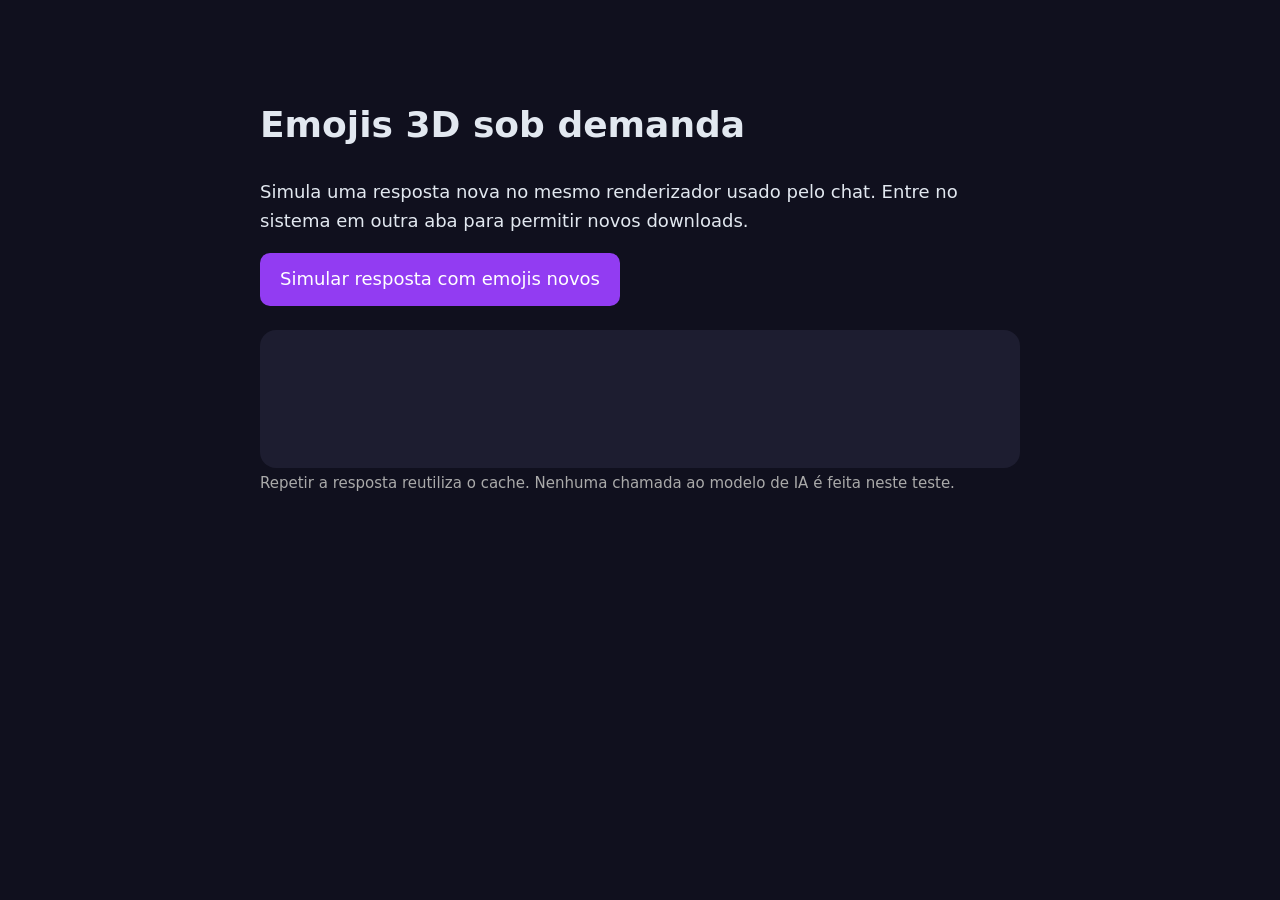
<file: front_end/tests/emoji-remoto.html>
<!doctype html>
<html lang="pt-BR">
<head>
  <meta charset="utf-8"><meta name="viewport" content="width=device-width,initial-scale=1">
  <title>Teste de emojis sob demanda</title>
  <link rel="stylesheet" href="../emoji-3d.css">
  <script defer src="../emoji-catalog.js"></script><script defer src="../emoji-3d.js"></script>
  <style>body{max-width:760px;margin:48px auto;padding:24px;background:#10101e;color:#e2e8f0;font:18px/1.6 system-ui}button{padding:12px 20px;border:0;border-radius:10px;background:#923cf2;color:white;font:inherit;cursor:pointer}#reply{margin-top:24px;padding:24px;border-radius:16px;background:#1d1d30;font-size:28px;min-height:90px}small{color:#aaa}</style>
</head>
<body>
  <h1>Emojis 3D sob demanda</h1>
  <p>Simula uma resposta nova no mesmo renderizador usado pelo chat. Entre no sistema em outra aba para permitir novos downloads.</p>
  <button id="generate" type="button">Simular resposta com emojis novos</button>
  <div id="reply" aria-live="polite"></div>
  <small>Repetir a resposta reutiliza o cache. Nenhuma chamada ao modelo de IA é feita neste teste.</small>
  <script>
    document.getElementById('generate').addEventListener('click', () => {
      document.getElementById('reply').textContent = 'Olá! 👋 Faça uma pausa para o lanche 🍕 e volte com curiosidade 🦊. Até já! 👋';
    });
  </script>
</body>
</html>
</file>
<file: front_end/emoji-3d.css>
/* A arte acompanha o tamanho tipográfico de cada tela, botão e minijogo. */
.emoji-3d {
  display: inline-block;
  position: relative;
  width: 1.2em;
  height: 1.2em;
  flex: 0 0 auto;
  vertical-align: -0.24em;
  line-height: 1;
  white-space: nowrap;
  text-indent: 0;
}
.emoji-3d > .emoji-3d-native { opacity: 0; }
.emoji-3d > img {
  position: absolute;
  inset: 0;
  display: block;
  width: 100%;
  height: 100%;
  max-width: none;
  object-fit: contain;
  user-select: none;
  pointer-events: none;
}
.emoji-3d.emoji-3d-failed > .emoji-3d-native { opacity: 1; }
.emoji-3d.emoji-3d-failed > img { display: none; }
.emoji-3d.emoji-3d-pending > .emoji-3d-native { opacity: 1; }
.emoji-3d.emoji-3d-pending > img { display: none; }
.emoji-select { position: relative; display: inline-block; min-width: 180px; }
.emoji-select > select { display: none; }
.emoji-select-button {
  width: 100%; display: flex; align-items: center; gap: .45em;
  padding: 10px 14px; font: inherit; color: var(--text, #e2e8f0);
  background: var(--surface2, #18223d); border: 1px solid var(--border, #30304b);
  border-radius: 10px; cursor: pointer; text-align: left;
  transition: border-color .2s, box-shadow .2s, background .2s;
}
.emoji-select-button:hover {
  background: var(--surface-hover, #202b4d);
  border-color: var(--border-focus, #7c3aed);
}
.emoji-select-button:focus,
.emoji-select-button:focus-visible,
.emoji-select-button[aria-expanded="true"] {
  border-color: var(--accent2, #a855f7);
  box-shadow: 0 0 0 3px var(--accent-glow, rgba(124, 58, 237, 0.25));
  outline: none;
}
.emoji-select-button::after {
  content: '▾';
  margin-left: auto;
  font-size: 0.9em;
  opacity: 0.7;
  transition: transform .2s ease;
}
.emoji-select-button[aria-expanded="true"]::after {
  transform: rotate(180deg);
}
.emoji-select-menu {
  position: absolute; top: calc(100% + 6px); left: 0; z-index: 150;
  min-width: 100%; width: max-content; max-width: min(380px, 92vw);
  max-height: 280px; overflow-y: auto;
  padding: 6px; border: 1px solid var(--border, #30304b); border-radius: 10px;
  background: var(--surface, #1a1a2e); box-shadow: 0 12px 32px rgba(0, 0, 0, 0.55);
  backdrop-filter: blur(12px);
}
.emoji-select-menu[hidden] { display: none; }
.emoji-select-option {
  display: flex; align-items: center; gap: 8px; width: 100%; border: 0; border-radius: 7px;
  padding: 8px 12px; background: transparent; color: var(--text, #e2e8f0);
  font: inherit; font-size: 0.9rem; text-align: left; cursor: pointer;
  transition: background .15s, color .15s;
}
.emoji-select-option:hover, .emoji-select-option:focus-visible {
  background: var(--surface2, #18223d);
  color: #fff;
  outline: none;
}
.emoji-select-option[aria-selected='true'] {
  background: rgba(124, 58, 237, 0.22);
  color: #fff;
  font-weight: 600;
}
@media (prefers-reduced-motion: reduce) {
  .monster-icon, .badge.unlocked .badge-icon { animation: none !important; }
}
</file>
